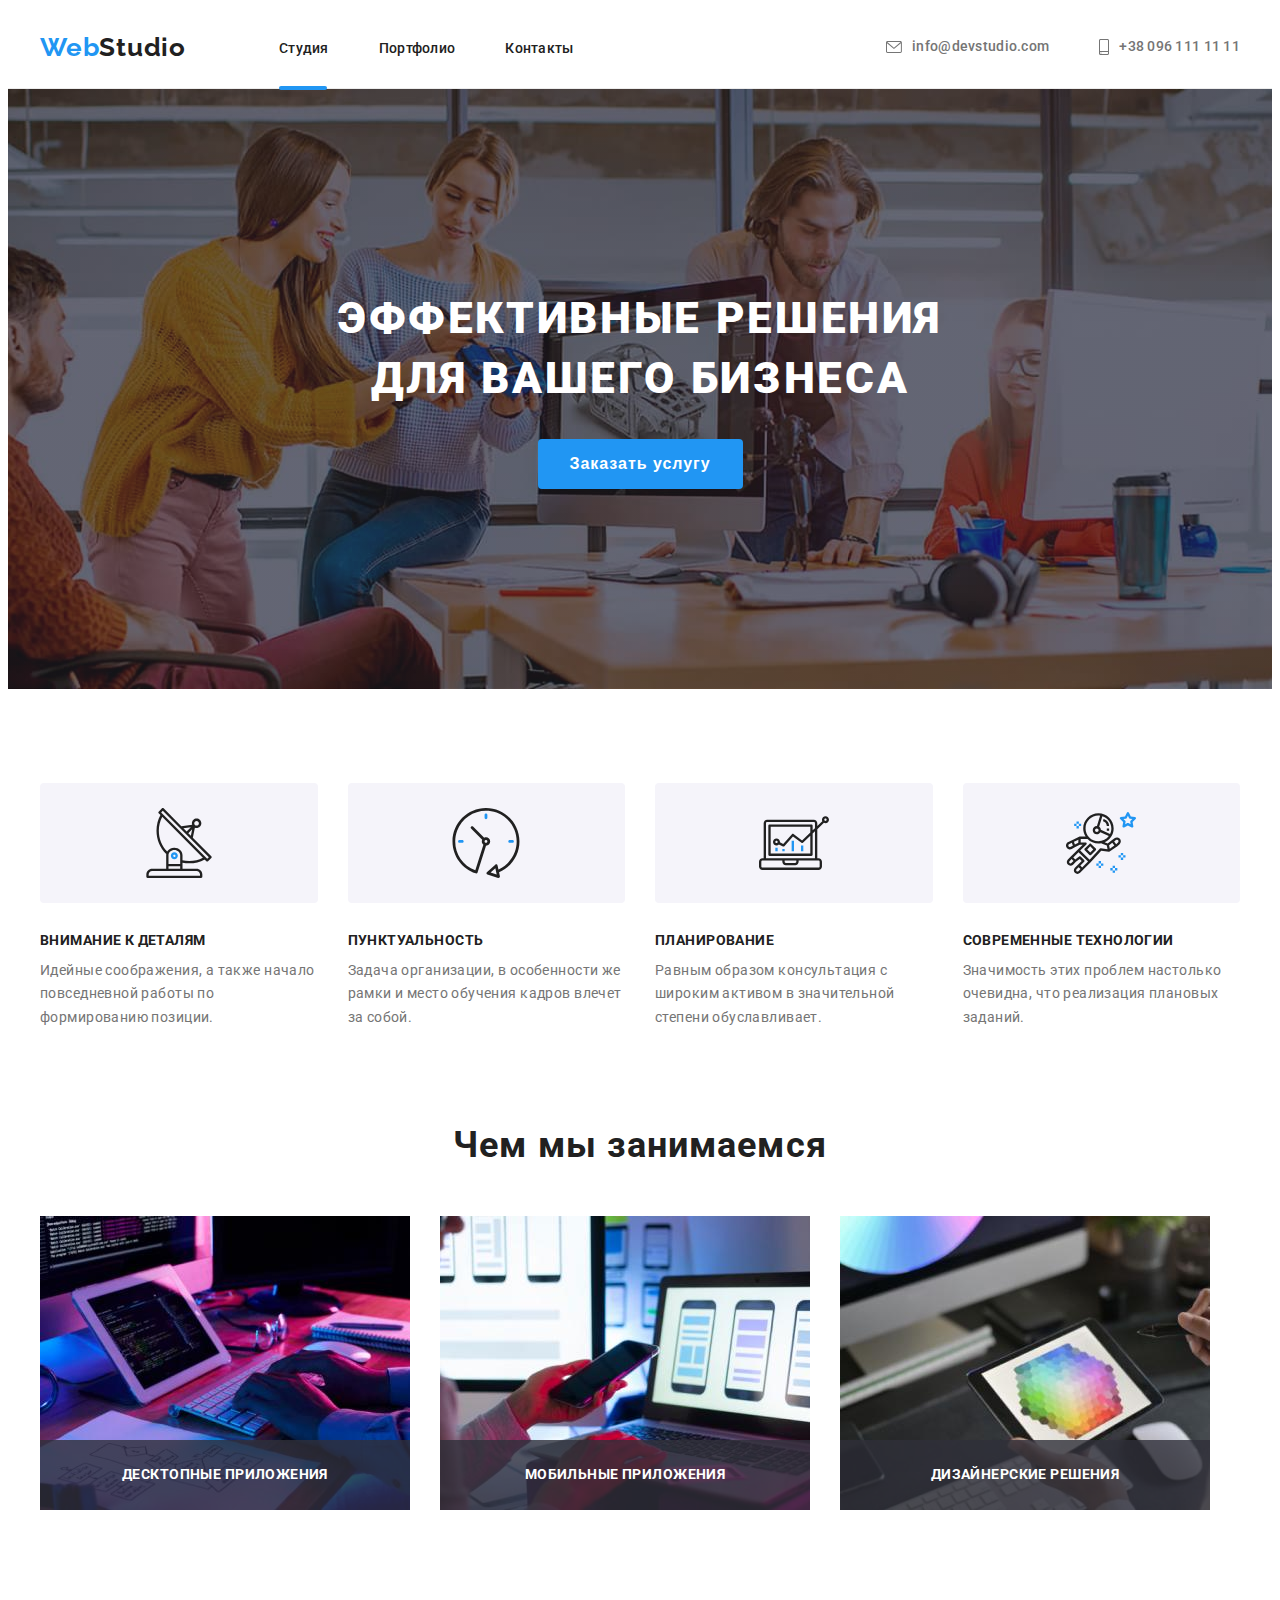
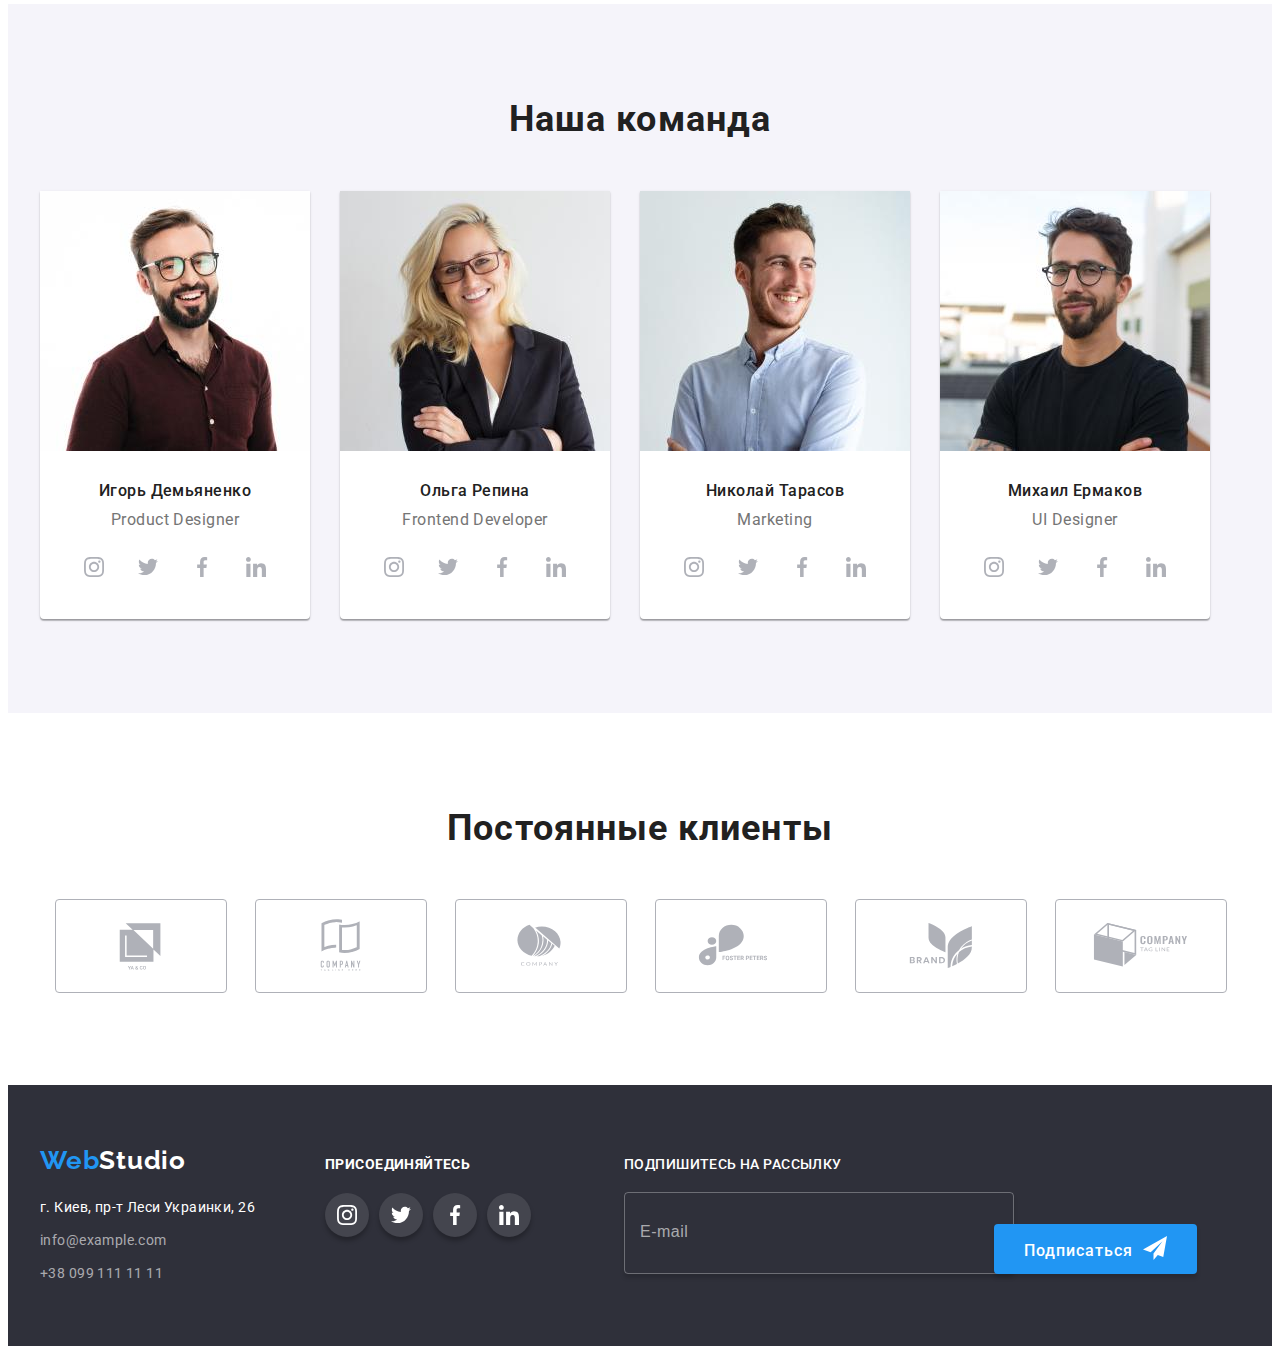
<file: index.html>
<!DOCTYPE html>
<html lang="ru">

<head>
    <meta charset="UTF-8">
    <meta http-equiv="X-UA-Compatible" content="IE=edge">
    <meta name="viewport" content="width=device-width, initial-scale=1.0">
    <title>Studio</title>
    <link rel="preconnect" href="https://fonts.googleapis.com">
    <link rel="preconnect" href="https://fonts.gstatic.com" crossorigin>
    <link href="https://fonts.googleapis.com/css2?family=Raleway:wght@700&family=Roboto:wght@400;500;700;900&display=swap"
        rel="stylesheet">
    <link rel="stylesheet" href="https://cdnjs.cloudflare.com/ajax/libs/modern-normalize/1.1.0/modern-normalize.min.css"
        integrity="sha512-wpPYUAdjBVSE4KJnH1VR1HeZfpl1ub8YT/NKx4PuQ5NmX2tKuGu6U/JRp5y+Y8XG2tV+wKQpNHVUX03MfMFn9Q=="
        crossorigin="anonymous" referrerpolicy="no-referrer" />
    <link rel="stylesheet" href="./css/styles.css">
</head>

<body>
    <!--Heder-->
    <header class="header">
        <div class="container header-container">
            <nav class="header-navigation">
                <a class="link header-logo" href="#">Web<span class="link logo-black">Studio</span> </a>
                <ul class="header-list ">
                    <li class="header-item"><a class="link header-link active-studio color-link" href="./index.html">Студия</a></li>
                    <li class="header-item"><a class="link header-link color-link" href="./portfolio.html">Портфолио</a>
                    </li>
                    <li class="header-item"><a class="link header-link header-link-contacts color-link" href="#">Контакты</a></li>
                </ul>
            </nav>
            <ul class="container-connection">
                <li class="header-item-connection"> 
                <a class="link header-link-connection" href="mailto:info@devstudio.com"> <svg class="header-icon" width="16" height="12">
                    <use href="./images/icons.svg#icon-envelope">
                    </use>
                </svg> info@devstudio.com
                </a>
            </li>
                <li class="header-item-connection">
                    <a class="link header-link-connection" href="tel:+380961111111"> <svg class="header-icon" width="10" height="16">
                        <use href="./images/icons.svg#icon-smartphone">
                        </use>
                    </svg> +38 096 111 11 11
                    </a>
                </li>
            </ul>
        </div>
    </header>
    <main>
        <!--Hero-->
        <section class="hero">
            <div class="hero-container">
                <h1 class="hero-title">Эффективные решения <br> для вашего бизнеса </h1>
                <button class="hero-btn" type="button" data-modal-open>Заказать услугу</button>
            </div>
        </section>
        <!--About-->
        <section class="about section">
            <div class="container">
                <h2 class="visually-hidden">Особенности работы</h2>
                <ul class="about-list">
                    <li class="about-item">
                        <div class="about-figure-container">
                            <svg class="about-figure-icon" width="70" height="70">
                                <use href="./images/icons.svg#icon-antenna"></use>
                            </svg>
                        </div>
                        <h3 class="about-title">Внимание к деталям</h3>
                        <p class="about-text">Идейные соображения, а также начало повседневной работы по формированию
                            позиции.</p>
                    </li>
                    <li class="about-item">
                        <div class="about-figure-container">
                            <svg class="about-figure-icon" width="70" height="70">
                                <use href="./images/icons.svg#icon-clock"></use>
                            </svg>
                        </div>
                        <h3 class="about-title">Пунктуальность</h3>
                        <p class="about-text">Задача организации, в особенности же рамки и место обучения кадров влечет
                            за собой.</p>
                    </li>
                    <li class="about-item">
                        <div class="about-figure-container">
                            <svg class="about-figure-icon" width="70" height="70">
                                <use href="./images/icons.svg#icon-diagram"></use>
                            </svg>
                        </div>
                        <h3 class="about-title">Планирование</h3>
                        <p class="about-text">Равным образом консультация с широким активом в значительной степени
                            обуславливает.</p>
                    </li>
                    <li class="about-item">
                        <div class="about-figure-container">
                            <svg class="about-figure-icon" width="70" height="70">
                                <use href="./images/icons.svg#icon-astronaut"></use>
                            </svg>
                        </div>
                        <h3 class="about-title">Современные технологии</h3>
                        <p class="about-text">Значимость этих проблем настолько очевидна, что реализация плановых
                            заданий.</p>
                    </li>
                </ul>
            </div>
        </section>
        <!--Pictures-->
        <section class="pictures section">
            <div class="container">
                <h2 class="title-section">Чем мы занимаемся</h2>
                <ul class="pictures-list">
                    <li class="pictures-item">
                        <div class="pictures-wrap">
                        <img src="./images/img-about-1.jpg" alt="набор текста на компьютере"
                            width="370" height="294">
                        <p class="pictures-top-text">Десктопные приложения</p>
                        </div>
                        </li>
                    <li class="pictures-item">
                        <div class="pictures-wrap">
                        <img src="./images/img-about-2.jpg" alt="работа на смартфоне и ноутбуке"
                            width="370" height="294">
                            <p class="pictures-top-text"> Мобильные приложения</p>
                        </div>
                        </li>
                    <li class="pictures-item">
                        <div class="pictures-wrap">
                        <img src="./images/img-about-3.jpg" alt="работа на планшете" width="370"
                            height="294">
                            <p class="pictures-top-text">Дизайнерские решения</p>
                        </div>
                        </li>
                </ul>
            </div>
        </section>
        <!--Team-->
        <section class="section team">
            <div class="container team-container">
                <h2 class="title-section">Наша команда</h2>
                <ul class="team-list">
                    <li class="team-item"><img class="team-img" src="./images/img-team-1.jpg"
                            alt="мужчина с бородой в очках улыбается" width="270" height="260">
                        <div class="team-list-container">
                            <h3 class="team-title">Игорь Демьяненко</h3>
                            <p class="team-text" lang="en">Product Designer</p>
                            <ul class="team-social-list">
                                <li class="team-social-item">
                                    <a href="" class="team-social-link"> 
                                        <svg class="team-social-icon" width="20" height="20">
                                            <use href="./images/icons.svg#icon-instagram"></use>
                                    </svg> </a>
                                </li>
                                <li class="team-social-item">
                                <a href="" class="team-social-link">
                                    <svg class="team-social-icon" width="20" height="20">
                                        <use href="./images/icons.svg#icon-twitter"></use>
                                    </svg> </a>
                                </li>
                                <li class="team-social-item">
                                    <a href="" class="team-social-link">
                                        <svg class="team-social-icon" width="20" height="20">
                                            <use href="./images/icons.svg#icon-facebook"></use>
                                        </svg> </a>
                                </li>
                                <li class="team-social-item">
                                    <a href="" class="team-social-link">
                                        <svg class="team-social-icon" width="20" height="20">
                                            <use href="./images/icons.svg#icon-linkedin"></use>
                                        </svg> </a>
                                </li>
                            </ul>
                        </div>
                    </li>
                    <li class="team-item"><img class="team-img" src="./images/img-team-2.jpg"
                            alt="женщина с белыми волосами в очках улыбается" width="270" height="260">
                        <div class="team-list-container">
                            <h3 class="team-title">Ольга Репина</h3>
                            <p class="team-text" lang="en">Frontend Developer</p>
                            <ul class="team-social-list">
                                <li class="team-social-item">
                                    <a href="" class="team-social-link">
                                        <svg class="team-social-icon" width="20" height="20">
                                            <use href="./images/icons.svg#icon-instagram"></use>
                                        </svg> </a>
                                </li>
                                <li class="team-social-item">
                                    <a href="" class="team-social-link">
                                        <svg class="team-social-icon" width="20" height="20">
                                            <use href="./images/icons.svg#icon-twitter"></use>
                                        </svg> </a>
                                </li>
                                <li class="team-social-item">
                                    <a href="" class="team-social-link">
                                        <svg class="team-social-icon" width="20" height="20">
                                            <use href="./images/icons.svg#icon-facebook"></use>
                                        </svg> </a>
                                </li>
                                <li class="team-social-item">
                                    <a href="" class="team-social-link">
                                        <svg class="team-social-icon" width="20" height="20">
                                            <use href="./images/icons.svg#icon-linkedin"></use>
                                        </svg> </a>
                                </li>
                            </ul>
                        </div>
                    </li>
                    <li class="team-item"><img class="team-img" src="./images/img-team-3.jpg"
                            alt="мужчина с бородой улыбается" width="270" height="260">
                        <div class="team-list-container">
                            <h3 class="team-title">Николай Тарасов</h3>
                            <p class="team-text" lang="en">Marketing</p>
                            <ul class="team-social-list">
                                <li class="team-social-item">
                                    <a href="" class="team-social-link">
                                        <svg class="team-social-icon" width="20" height="20">
                                            <use href="./images/icons.svg#icon-instagram"></use>
                                        </svg> </a>
                                </li>
                                <li class="team-social-item">
                                    <a href="" class="team-social-link">
                                        <svg class="team-social-icon" width="20" height="20">
                                            <use href="./images/icons.svg#icon-twitter"></use>
                                        </svg> </a>
                                </li>
                                <li class="team-social-item">
                                    <a href="" class="team-social-link">
                                        <svg class="team-social-icon" width="20" height="20">
                                            <use href="./images/icons.svg#icon-facebook"></use>
                                        </svg> </a>
                                </li>
                                <li class="team-social-item">
                                    <a href="" class="team-social-link">
                                        <svg class="team-social-icon" width="20" height="20">
                                            <use href="./images/icons.svg#icon-linkedin"></use>
                                        </svg> </a>
                                </li>
                            </ul>
                        </div>
                    </li>
                    <li class="team-item"><img class="team-img" src="./images/img-team-4.jpg"
                            alt="мужчина с бородой в очках" width="270" height="260">
                        <div class="team-list-container">
                            <h3 class="team-title">Михаил Ермаков</h3>
                            <p class="team-text" lang="en">UI Designer</p>
                            <ul class="team-social-list">
                                <li class="team-social-item">
                                    <a href="" class="team-social-link">
                                        <svg class="team-social-icon" width="20" height="20">
                                            <use href="./images/icons.svg#icon-instagram"></use>
                                        </svg> </a>
                                </li>
                                <li class="team-social-item">
                                    <a href="" class="team-social-link">
                                        <svg class="team-social-icon" width="20" height="20">
                                            <use href="./images/icons.svg#icon-twitter"></use>
                                        </svg> </a>
                                </li>
                                <li class="team-social-item">
                                    <a href="" class="team-social-link">
                                        <svg class="team-social-icon" width="20" height="20">
                                            <use href="./images/icons.svg#icon-facebook"></use>
                                        </svg> </a>
                                </li>
                                <li class="team-social-item">
                                    <a href="" class="team-social-link">
                                        <svg class="team-social-icon" width="20" height="20">
                                            <use href="./images/icons.svg#icon-linkedin"></use>
                                        </svg> </a>
                                </li>
                            </ul>
                        </div>
                    </li>
                </ul>
            </div>
        </section>
        <!--Clients-->
        <section class="section clients">
            <div class="container clients-container">
                <h2 class="title-section">Постоянные клиенты</h2>
                <ul class="clients-list">
                    <li class="clients-item">
                        <a href="" class="clients-link">
                            <svg class="clients-icon" width="106" height="60">
                                <use href="./images/icons.svg#icon-Logo"></use>
                            </svg> 
                        </a>
                    </li>
                    <li class="clients-item">
                        <a href="" class="clients-link">
                            <svg class="clients-icon" width="106" height="60">
                                <use href="./images/icons.svg#icon-Logo-1"></use>
                            </svg>
                        </a>
                    </li>
                    <li class="clients-item">
                        <a href="" class="clients-link">
                            <svg class="clients-icon" width="106" height="60">
                                <use href="./images/icons.svg#icon-Logo-2"></use>
                            </svg>
                        </a>
                    </li>
                    <li class="clients-item">
                        <a href="" class="clients-link">
                            <svg class="clients-icon" width="106" height="60">
                                <use href="./images/icons.svg#icon-Logo-3"></use>
                            </svg>
                        </a>
                    </li>
                    <li class="clients-item">
                        <a href="" class="clients-link">
                            <svg class="clients-icon" width="106" height="60">
                                <use href="./images/icons.svg#icon-Logo-4"></use>
                            </svg>
                        </a>
                    </li>
                    <li class="clients-item">
                        <a href="" class="clients-link">
                            <svg class="clients-icon" width="106" height="60">
                                <use href="./images/icons.svg#icon-Logo-5"></use>
                            </svg>
                        </a>
                    </li>
                                
                </ul>
            </div>
        </section>
    </main>
    <!--Footer-->
    <footer class="footer">
        <div class="container footer-container">
            <div class="footer-contacts">
            <a class="link footer-logo" href="#">Web<span class="link logo-white">Studio</span></a>
            <address>
                <ul class="footer-list">
                    <li class="footer-item"> <a class="footer-address link" href="https://goo.gl/maps/AKUyDyYheWw1DLar9"
                            target="_blank" rel="noreferrer noopener">г. Киев, пр-т Леси Украинки, 26</a> 
                        </li>
                    <li class="footer-item"> <a class="footer-connection link"
                            href="mailto:info@example.com">info@example.com</a> 
                        </li>
                    <li class="footer-item"> <a class="footer-connection link" href="tel:+380991111111">+38 099 111 11 11</a> 
                    </li>
                </ul>
            </address>
            </div>
                <div class="footer-social">
                    <h3 class="footer-title">присоединяйтесь
                    </h3>
                    <ul class="team-social-list">
                        <li class="team-social-item">
                            <a href="" class="team-social-link footer-social-link">
                                <svg class="team-social-icon footer-social-icon" width="20" height="20">
                                    <use href="./images/icons.svg#icon-instagram"></use>
                                </svg> </a>
                        </li>
                        <li class="team-social-item">
                            <a href="" class="team-social-link footer-social-link">
                                <svg class="team-social-icon footer-social-icon" width="20" height="20">
                                    <use href="./images/icons.svg#icon-twitter"></use>
                                </svg> </a>
                        </li>
                        <li class="team-social-item">
                            <a href="" class="team-social-link footer-social-link" >
                                <svg class="team-social-icon footer-social-icon" width="20" height="20">
                                    <use href="./images/icons.svg#icon-facebook"></use>
                                </svg> </a>
                        </li>
                        <li class="team-social-item">
                            <a href="" class="team-social-link footer-social-link">
                                <svg class="team-social-icon footer-social-icon" width="20" height="20">
                                    <use href="./images/icons.svg#icon-linkedin"></use>
                                </svg> </a>
                        </li>
                    </ul>
                </div>
                <div class="footer-form-container">
                    <form action="#" class="footer-form">
                        <div class="footer-box">
                            <label class="footer-form-text" for="email">Подпишитесь на рассылку</label>
                            <input class="footer-form-input" type="email" name="user-mail" id="email" placeholder="E-mail">
                        </div>
                        <button class="footer-form-btn button" type="submit">Подписаться
                            <svg class="footer-form-icon" width="24" height="24">
                                <use href="./images/icons.svg#icon-icon-send"></use>
                            </svg>
                        </button>
                    </form>
                </div>
        </div>
    </footer>
    <!--Modal-->
    <div class="backdrop is-hidden" data-modal>
        <div class="modal">
            <button type="button" class="modal-close" data-modal-close> 
                <svg class="modal-close-icon" width="18" height="18">  
                    <use href="./images/icons.svg#icon-close"></use></svg>
            </button>
            <p class="modal-title">Оставьте свои данные, мы вам перезвоним</p>
            <form action="#" class="modal-form">
                <label class="modal-form-labl">Имя
                    <span class="modal-form-item">
                        <input type="text" required name="user-name" class="modal-form-input"/>
                        <svg class="modal-icon" width="18" height="18">
                        <use href="./images/icons.svg#icon-person-black-18dp-1"></use></svg>
                    </span>
                </label>
                <label class="modal-form-labl">Телефон
                    <span class="modal-form-item">
                        <input type="tel" name="user-tel" required class="modal-form-input"/>
                        <svg class="modal-icon" width="18" height="18">
                        <use href="./images/icons.svg#icon-phone-black-18dp-1"></use></svg>
                    </span>
                </label>
                <label class="modal-form-labl">Почта
                    <span class="modal-form-item">
                        <input type="email" name="user-email" required class="modal-form-input"/>
                        <svg class="modal-icon" width="18" height="18">
                        <use href="./images/icons.svg#icon-email-black-18dp-1"></use>
                        </svg>
                    </span>
                </label>
                <label class="modal-form-labl">Комментарий
                    <textarea name="text" class="modal-form-text" placeholder="Введите текст"></textarea>
                </label>
                <div>
                    <input type="checkbox" name="policy" class="modal-check visually-hidden" id="policy"/>
                    <label for="policy" class="modal-text">
                    <span class="check-item"><svg class="check-icon" width="11" height="8"><use href="./images/icons.svg#icon-Vector"></use></svg></span> Соглашаюсь с рассылкой и принимаю &nbsp;<a href="" class="check-link">Условия договора</a>
                    </label>
                </div>
                <button type="submit" class="modal-btn">Отправить</button>
            </form>
        </div>
    </div>
    <script src="./js/modal.js"></script>
</body>
</html>
</file>
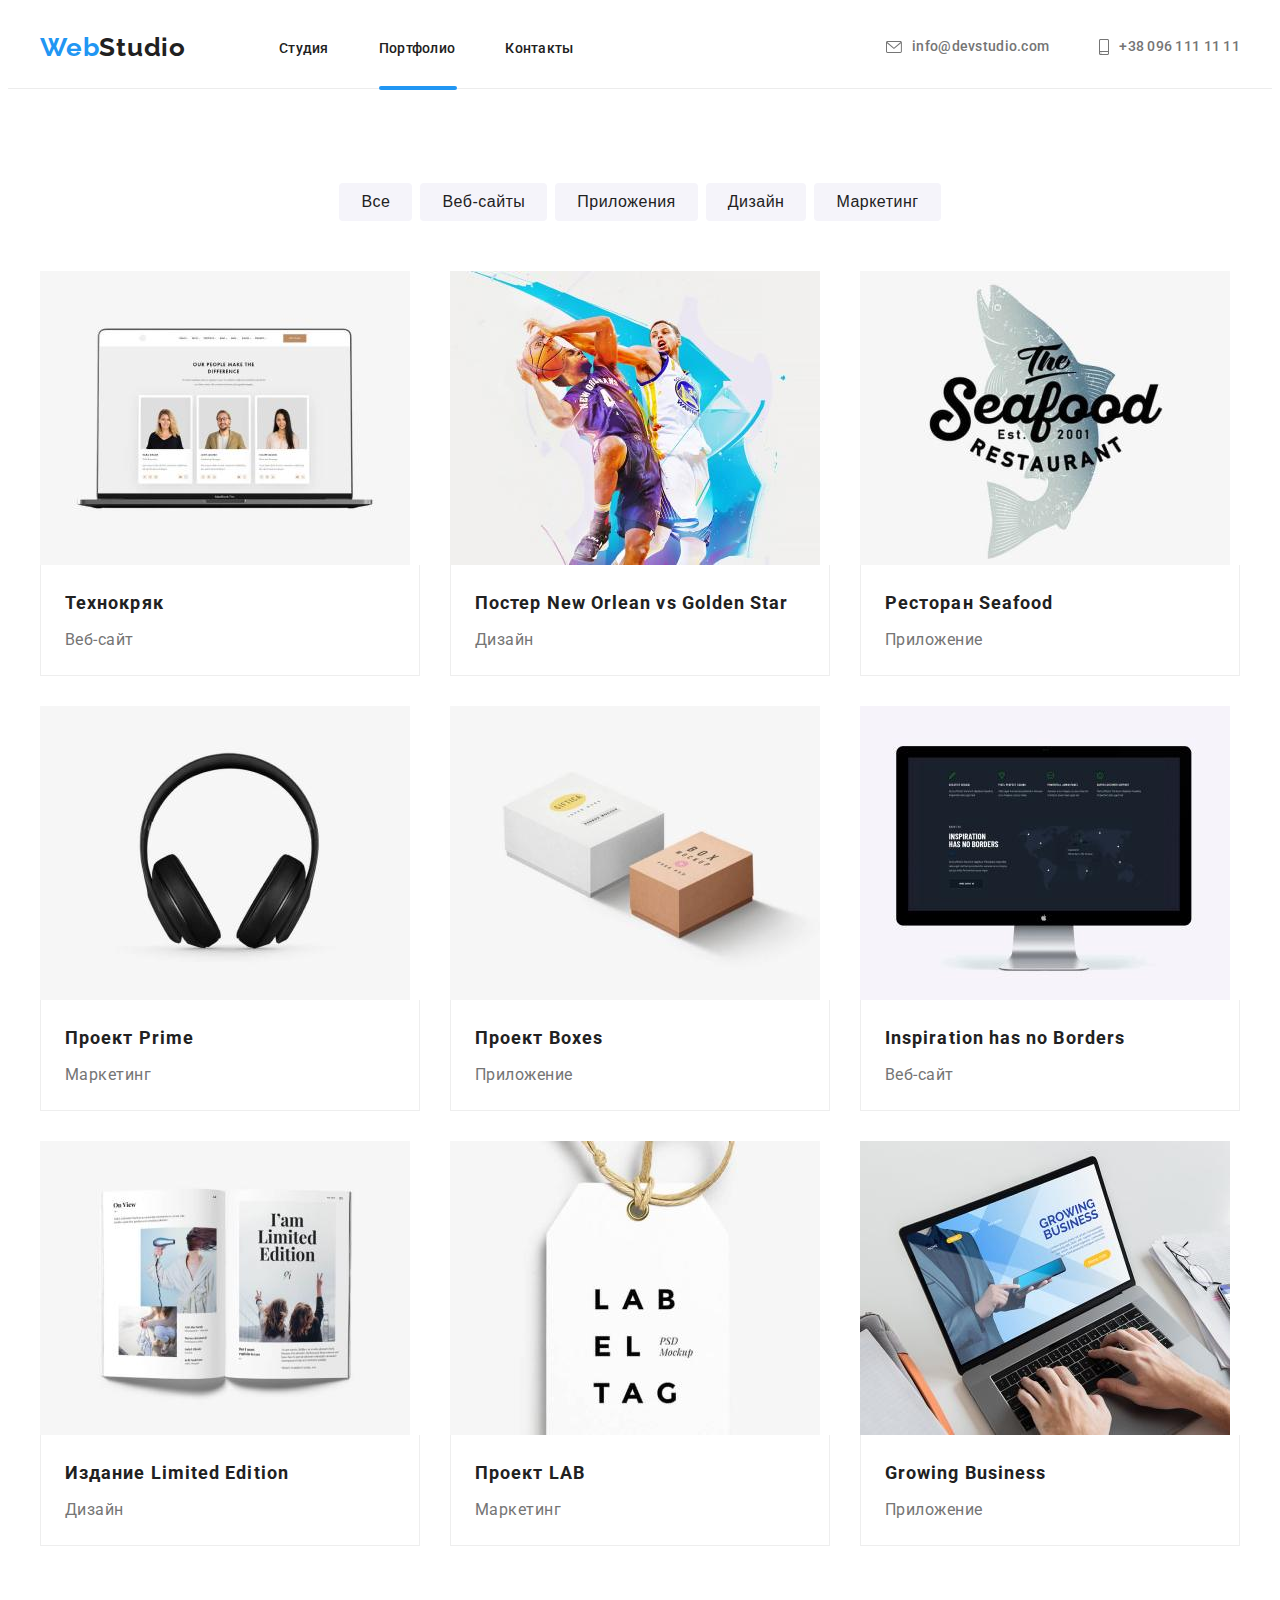
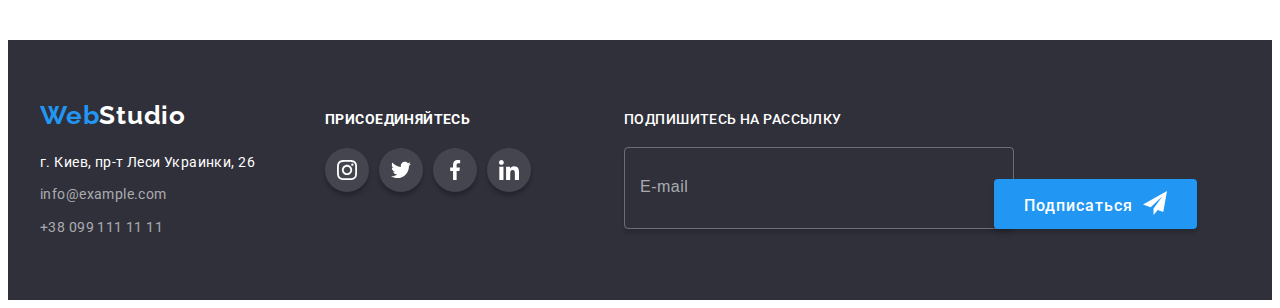
<file: portfolio.html>
<!DOCTYPE html>
<html lang="ru">

<head>
    <meta charset="UTF-8">
    <meta http-equiv="X-UA-Compatible" content="IE=edge">
    <meta name="viewport" content="width=device-width, initial-scale=1.0">
    <title>Portfolio</title>
    <link rel="preconnect" href="https://fonts.googleapis.com">
    <link rel="preconnect" href="https://fonts.gstatic.com" crossorigin>
    <link
        href="https://fonts.googleapis.com/css2?family=Raleway:wght@700&family=Roboto:wght@400;500;700;900&display=swap"
        rel="stylesheet">
    <link rel="stylesheet" href="https://cdnjs.cloudflare.com/ajax/libs/modern-normalize/1.1.0/modern-normalize.min.css"
        integrity="sha512-wpPYUAdjBVSE4KJnH1VR1HeZfpl1ub8YT/NKx4PuQ5NmX2tKuGu6U/JRp5y+Y8XG2tV+wKQpNHVUX03MfMFn9Q=="
        crossorigin="anonymous" referrerpolicy="no-referrer" />
    <link rel="stylesheet" href="./css/styles.css">
</head>

<body> 
    <!--Heder-->
        <header class="header">
            <div class="container header-container">
                <nav class="header-navigation">
                    <a class="link header-logo" href="#">Web<span class="link logo-black">Studio</span> </a>
                    <ul class="header-list ">
                        <li class="header-item"><a class="link header-link color-link" href="./index.html">Студия</a></li>
                        <li class="header-item"><a class="link header-link active-portfolio  color-link" href="./portfolio.html">Портфолио</a>
                        </li>
                        <li class="header-item"><a class="link header-link color-link" href="#">Контакты</a></li>
                    </ul>
                </nav>
                <ul class="container-connection">
                    <li class="header-item-connection">
                        <a class="link header-link-connection" href="mailto:info@devstudio.com"> <svg class="header-icon"
                                width="16" height="12">
                                <use href="./images/icons.svg#icon-envelope">
                                </use>
                            </svg> info@devstudio.com
                        </a>
                    </li>
                    <li class="header-item-connection">
    
    
    
                        <a class="link header-link-connection" href="tel:+380961111111"> <svg class="header-icon" width="10"
                                height="16">
                                <use href="./images/icons.svg#icon-smartphone">
                                </use>
                            </svg> +38 096 111 11 11
                        </a>
                    </li>
                </ul>
            </div>
        </header>
    <main>
        <!--Portfolio-->
        <section class="section">
            <div class="container">
                <h1 class="visually-hidden">Портфолио</h1>
                <ul class="filter-list">
                    <li class="filter-item"> <button class="filter-btn" type="button"> Все </button> </li>
                    <li class="filter-item"> <button class="filter-btn" type="button">Веб-сайты</button> </li>
                    <li class="filter-item"> <button class="filter-btn" type="button">Приложения</button> </li>
                    <li class="filter-item"> <button class="filter-btn" type="button">Дизайн</button> </li>
                    <li class="filter-item"> <button class="filter-btn" type="button">Маркетинг</button></li>
                </ul>
                <ul class="portfolio-list">
                    <li class="portfolio-item">
                        <a href="" class="link portfolio-link">
                            <div class="portfolio-wrap">
                                <img class="portfolio-img" src="./images/img-gallery-1.jpg"
                                alt="люди в экране ноутбука" width="370" height="294">
                                <p class="portfolio-top-text">Технокряк это современная площадка распространения коронавируса. Компании используют эту платформу для цифрового
                                шпионажа и атак на защищённые сервера конкурентов.</p>
                            </div>
                            <div class="container-border">
                                <h2 class="portfolio-title">Технокряк</h2>
                                <p class="portfolio-text">Веб-сайт</p>
                            </div>
                        </a>
                    </li>
                    <li class="portfolio-item">
                        <a href="" class="link portfolio-link">
                            <div class="portfolio-wrap">
                            <img class="portfolio-img" src="./images/img-gallery-2.jpg"
                            alt="два баскетболиста" width="370" height="294">
                            <p class="portfolio-top-text">Технокряк это современная площадка распространения коронавируса. Компании используют эту
                                платформу для цифрового
                                шпионажа и атак на защищённые сервера конкурентов.</p>
                            </div>
                            <div class="container-border">
                            <h2 class="portfolio-title">Постер New Orlean vs Golden Star</h2>
                            <p class="portfolio-text">Дизайн</p>
                        </div>
                        </a>
                    </li>
                    <li class="portfolio-item">
                        <a href="" class="link portfolio-link">
                        <div class="portfolio-wrap">
                            <img class="portfolio-img" src="./images/img-gallery-3.jpg"
                            alt="логотип ресторана" width="370" height="294">
                            <p class="portfolio-top-text">Технокряк это современная площадка распространения коронавируса. Компании используют эту
                                платформу для цифрового
                                шпионажа и атак на защищённые сервера конкурентов.</p>
                                </div>
                        <div class="container-border">
                            <h2 class="portfolio-title">Ресторан Seafood</h2>
                            <p class="portfolio-text">Приложение</p>
                        </div>
                        </a>
                    </li>
                    <li class="portfolio-item">
                        <a href="" class="link portfolio-link">
                        <div class="portfolio-wrap">
                            <img class="portfolio-img" src="./images/img-gallery-4.jpg"
                            alt="наушники" width="370" height="294">
                            <p class="portfolio-top-text">Технокряк это современная площадка распространения коронавируса. Компании используют эту
                                платформу для цифрового
                                шпионажа и атак на защищённые сервера конкурентов.</p>
                            </div>
                        <div class="container-border">
                            <h2 class="portfolio-title">Проект Prime</h2>
                            <p class="portfolio-text">Маркетинг</p>
                        </div>
                        </a>
                    </li>
                    <li class="portfolio-item">
                        <a href="" class="link portfolio-link">
                        <div class="portfolio-wrap">
                            <img class="portfolio-img" src="./images/img-gallery-5.jpg"
                            alt="две коробки" width="370" height="294">
                            <p class="portfolio-top-text">Технокряк это современная площадка распространения коронавируса. Компании используют эту
                                платформу для цифрового
                                шпионажа и атак на защищённые сервера конкурентов.</p>
                            </div>
                        <div class="container-border">
                            <h2 class="portfolio-title">Проект Boxes</h2>
                            <p class="portfolio-text">Приложение</p>
                        </div>
                        </a>
                    </li>
                    <li class="portfolio-item">
                        <a href="" class="link portfolio-link">
                        <div class="portfolio-wrap">
                            <img class="portfolio-img" src="./images/img-gallery-6.jpg"
                            alt="монитор макбука" width="370" height="294">
                            <p class="portfolio-top-text">Технокряк это современная площадка распространения коронавируса. Компании используют эту
                                платформу для цифрового
                                шпионажа и атак на защищённые сервера конкурентов.</p>
                            </div>
                        <div class="container-border">
                            <h2 class="portfolio-title">Inspiration has no Borders</h2>
                            <p class="portfolio-text">Веб-сайт</p>
                        </div>
                        </a>
                    </li>
                    <li class="portfolio-item">
                        <a href="" class="link portfolio-link">
                        <div class="portfolio-wrap">
                            <img class="portfolio-img" src="./images/img-gallery-7.jpg"
                            alt="открытый журнал" width="370" height="294">
                            <p class="portfolio-top-text">Технокряк это современная площадка распространения коронавируса. Компании используют эту
                                платформу для цифрового
                                шпионажа и атак на защищённые сервера конкурентов.</p>
                            </div>
                        <div class="container-border">
                            <h2 class="portfolio-title">Издание Limited Edition</h2>
                            <p class="portfolio-text">Дизайн</p>
                        </div>
                        </a>
                    </li>
                    <li class="portfolio-item">
                        <a href="" class="link portfolio-link">
                        <div class="portfolio-wrap">
                            <img class="portfolio-img" src="./images/img-gallery-8.jpg"
                            alt="карточка" width="370" height="294">
                            <p class="portfolio-top-text">Технокряк это современная площадка распространения коронавируса. Компании используют эту
                                платформу для цифрового
                                шпионажа и атак на защищённые сервера конкурентов.</p>
                            </div>
                        <div class="container-border">
                            <h2 class="portfolio-title">Проект LAB</h2>
                            <p class="portfolio-text">Маркетинг</p>
                        </div>
                        </a>
                    </li>
                    <li class="portfolio-item">
                        <a href="" class="link portfolio-link">
                        <div class="portfolio-wrap">
                            <img class="portfolio-img" src="./images/img-gallery-9.jpg"
                            alt="работа на ноутбуке" width="370" height="294">
                            <p class="portfolio-top-text">Технокряк это современная площадка распространения коронавируса. Компании используют эту
                                платформу для цифрового
                                шпионажа и атак на защищённые сервера конкурентов.</p>
                            </div>
                        <div class="container-border">
                            <h2 class="portfolio-title">Growing Business</h2>
                            <p class="portfolio-text">Приложение</p>
                        </div>
                        </a>
                    </li>
                </ul>
            </div>
        </section>
    </main>
    <!--Footer-->
    <footer class="footer">
        <div class="container footer-container">
            <div class="footer-contacts">
            <a class="link footer-logo" href="#">Web<span class="link logo-white">Studio</span></a>
            <address>
                <ul class="footer-list">
                    <li class="footer-item"> <a class="footer-address link" href="https://goo.gl/maps/AKUyDyYheWw1DLar9"
                            target="_blank" rel="noreferrer noopener">г. Киев, пр-т Леси Украинки, 26</a> 
                        </li>
                    <li class="footer-item"> <a class="footer-connection link"
                            href="mailto:info@example.com">info@example.com</a> 
                        </li>
                    <li class="footer-item"> <a class="footer-connection link" href="tel:+380991111111">+38 099 111 11 11</a> 
                    </li>
                </ul>
            </address>
            </div>
                <div class="footer-social">
                    <h3 class="footer-title">присоединяйтесь
                    </h3>
                    <ul class="team-social-list">
                        <li class="team-social-item">
                            <a href="" class="team-social-link footer-social-link">
                                <svg class="team-social-icon footer-social-icon" width="20" height="20">
                                    <use href="./images/icons.svg#icon-instagram"></use>
                                </svg> </a>
                        </li>
                        <li class="team-social-item">
                            <a href="" class="team-social-link footer-social-link">
                                <svg class="team-social-icon footer-social-icon" width="20" height="20">
                                    <use href="./images/icons.svg#icon-twitter"></use>
                                </svg> </a>
                        </li>
                        <li class="team-social-item">
                            <a href="" class="team-social-link footer-social-link" >
                                <svg class="team-social-icon footer-social-icon" width="20" height="20">
                                    <use href="./images/icons.svg#icon-facebook"></use>
                                </svg> </a>
                        </li>
                        <li class="team-social-item">
                            <a href="" class="team-social-link footer-social-link">
                                <svg class="team-social-icon footer-social-icon" width="20" height="20">
                                    <use href="./images/icons.svg#icon-linkedin"></use>
                                </svg> </a>
                        </li>
                    </ul>

                </div>
                <div class="footer-form-container">
                    <form action="#" class="footer-form">
                        <div class="footer-box">
                            <label class="footer-form-text" for="email">Подпишитесь на рассылку</label>
                            <input class="footer-form-input" type="email" name="user-mail" id="email" placeholder="E-mail">
                        </div>
                        <button class="footer-form-btn button" type="submit">Подписаться
                            <svg class="footer-form-icon" width="24" height="24">
                                <use href="./images/icons.svg#icon-icon-send"></use>
                            </svg>
                        </button>
                    </form>
                </div>
        </div>
    </footer>
</body>

</html>
</file>
<file: css/styles.css>
:root {
  --header-link-color: #212121;
  --header-address-color: #757575;
  --main-color: #ffff;
  --title-color: #212121;
  --text-color: #757575;
  --accent-color: #2196f3;
  --footer-color: #ffff;
  --footer-connection-color: rgba(255, 255, 255, 0.6);
  --btn-color: #212121;
  --icon-color: #ffffff;
}

h1,
h2,
h3,
h4,
h5 {
  margin: 0;
  padding: 0;
}
p {
  margin: 0;
  padding: 0;
}
ul {
  margin: 0;
  padding: 0;
  list-style: none;
}
img {
  max-width: 100%;
  height: auto;
  display: block;
}

body {
  font-family: "Roboto", sans-serif;
}
.link {
  text-decoration: none;
}

.container {
  width: 1200px;
  margin: 0px auto;
  padding-left: 15px;
  padding-right: 15px;
}
.section {
  padding-bottom: 94px;
  padding-top: 94px;
}

/*                       HEADER                    */
.header {
  border-bottom: 1px solid #ececec;
  padding-top: 24px;
  padding-bottom: 25px;
}
.header-container {
  display: flex;
}
.header-logo {
  margin-right: 93px;
  align-items: center;
  font-family: Raleway;
  font-weight: 700;
  font-size: 26px;
  line-height: 1.19;
  letter-spacing: 0.03em;
  color: var(--accent-color);
}
.header-list :not(:last-child) {
  margin-right: 50px;
}
.header-list {
  display: flex;
  align-items: center;
}

.header-navigation {
  display: flex;
  align-items: center;
}
.header-item-connection:not(:last-child) {
  margin-right: 50px;
}
.container-connection {
  margin-left: auto;
  display: flex;
  align-items: center;
}
.logo-black {
  color: var(--header-link-color);
}
.header-link {
  transition: color 250ms cubic-bezier(0.4, 0, 0.2, 1);
  font-weight: 500;
  font-size: 14px;
  line-height: 1.14;
  letter-spacing: 0.02em;
  color: var(--header-link-color);
}
.active-studio {
  position: relative;
}
.active-studio::after {
  content: "";
  position: absolute;
  display: block;
  width: 48px;
  height: 4px;
  bottom: -34px;
  background: #2196f3;
  border-radius: 2px;
}
.active-portfolio {
  position: relative;
}
.active-portfolio::after {
  content: "";
  position: absolute;
  display: block;
  width: 78px;
  height: 4px;
  bottom: -34px;
  background: #2196f3;
  border-radius: 2px;
}

.header-link:hover {
  color: var(--accent-color);
}
.header-link:focus {
  color: var(--accent-color);
}
.header-link-connection {
  transition: color 250ms cubic-bezier(0.4, 0, 0.2, 1);
  display: flex;
  align-items: center;
  font-weight: 500;
  font-size: 14px;
  line-height: 1.14;
  letter-spacing: 0.02em;
  color: var(--header-address-color);
}

.header-link-connection:hover,
.header-link-connection:focus {
  color: var(--accent-color);
}

.header-link-connection:hover .header-icon,
.header-link-connection:focus .header-icon {
  fill: var(--accent-color);
}

.header-icon {
  fill: #757575;
  margin-right: 10px;
  transition: color 250ms cubic-bezier(0.4, 0, 0.2, 1);
}

/*                             HERO                 */

.hero {
  padding: 200px 0px;
  background-color: #2f303a;
  background-image: linear-gradient(
      rgba(47, 48, 58, 0.4),
      rgba(47, 48, 58, 0.4)
    ),
    url(../images/hero-fon.jpg);
  background-repeat: no-repeat;
  background-position: center;
  background-size: cover;
  max-width: 1600px;
  margin-left: auto;
  margin-right: auto;
}

.hero-title {
  display: flex;
  align-items: center;
  justify-content: center;
  margin-bottom: 30px;
  font-weight: 900;
  font-size: 44px;
  line-height: 1.36;
  text-align: center;
  letter-spacing: 0.06em;
  text-transform: uppercase;
  color: var(--main-color);
}
.hero-btn {
  display: block;
  margin: 0 auto;
  font-weight: 700;
  font-size: 16px;
  line-height: 1.87;
  letter-spacing: 0.06em;
  color: var(--main-color);
  background-color: #2196f3;
  cursor: pointer;
  min-width: 200px;
  height: 50px;
  left: 700px;
  top: 430px;
  padding: 10px 32px;
  border-radius: 4px;
  border: transparent;
}

/*                              ABOUT                  */

.about-list {
  display: flex;
  flex-wrap: wrap;
  margin-left: -30px;
  margin-bottom: -30px;
}
.about-item {
  flex-basis: calc((100% - 4 * 30px) / 4);
  margin-left: 30px;
  margin-bottom: 30px;
}

.about-title {
  font-weight: 700;
  font-size: 14px;
  line-height: 1.14;
  letter-spacing: 0.03em;
  text-transform: uppercase;
  color: var(--title-color);
}
.about-text {
  margin-top: 10px;
  font-size: 14px;
  line-height: 1.71;
  letter-spacing: 0.03em;
  color: var(--text-color);
}
.about-figure-container {
  height: 120px;
  background: #f5f4fa;
  border-radius: 4px;
  display: flex;
  align-items: center;
  justify-content: center;
  margin-bottom: 30px;
}
.about-figure-icon {
  display: flex;
  align-items: center;
}

/*                              PICTURES                          */

.pictures {
  padding-top: 0;
}
.pictures-list {
  display: flex;
}

.pictures-item:not(:last-child) {
  margin-right: 30px;
}
.pictures-wrap {
  position: relative;
}
.pictures-top-text {
  position: absolute;
  bottom: 0;
  height: 70px;
  display: flex;
  justify-content: center;
  align-items: center;
  width: 100%;
  font-weight: 700;
  font-size: 14px;
  line-height: 1.14;
  letter-spacing: 0.03em;
  text-transform: uppercase;
  color: var(--icon-color);

  background: rgba(47, 48, 58, 0.8);
}

/*                                  TEAM                         */
.team {
  background-color: #f5f4fa;
}
.title-section {
  font-weight: 700;
  font-size: 36px;
  line-height: 1.17;
  text-align: center;
  letter-spacing: 0.03em;
  color: var(--title-color);
  margin-bottom: 50px;
}

.team-list {
  display: flex;
}
.team-item:not(:last-child) {
  margin-right: 30px;
}
.team-item {
  background-color: #ffffff;
  border-radius: 0px 0px 4px 4px;
  box-shadow: 0px 1px 3px rgba(0, 0, 0, 0.12), 0px 1px 1px rgba(0, 0, 0, 0.14),
    0px 2px 1px rgba(0, 0, 0, 0.2);
}
.team-list-container {
  padding-top: 30px;
  padding-bottom: 30px;
}
.team-title {
  margin-bottom: 10px;
  text-align: center;
  font-weight: 500;
  font-size: 16px;
  line-height: 1.19;
  letter-spacing: 0.03em;
  color: var(--title-color);
}

.team-text {
  font-size: 16px;
  line-height: 1.19;
  letter-spacing: 0.03em;
  color: var(--text-color);
  margin-bottom: 16px;
  text-align: center;
}
.team-social-list {
  display: flex;
  justify-content: center;
}
.team-social-item {
  width: 44px;
  height: 44px;
}
.team-social-item + .team-social-item {
  margin-left: 10px;
}
.team-social-link {
  transition: background-color 250ms cubic-bezier(0.4, 0, 0.2, 1),
    color 250ms cubic-bezier(0.4, 0, 0.2, 1);
  width: 100%;
  height: 100%;
  background-color: #ffffff;
  border-radius: 50%;
  display: flex;
  align-items: center;
  justify-content: center;
}
.team-social-link:focus,
.team-social-link:hover {
  background-color: var(--accent-color);
}
.team-social-link:focus .team-social-icon,
.team-social-link:hover .team-social-icon {
  fill: var(--icon-color);
}

.team-social-link:focus {
  color: var(--accent-color);
}
.team-social-link:hover {
  color: var(--accent-color);
}
.team-social-icon {
  fill: #afb1b8;
  transition: fill 250ms cubic-bezier(0.4, 0, 0.2, 1);
}

/*                               Clients                 */
.clients-list {
  display: flex;
  justify-content: center;
}

.clients-item {
  width: 170px;
  height: 92px;
}
.clients-item + .clients-item {
  margin-left: 30px;
}
.clients-link {
  transition: border 250ms cubic-bezier(0.4, 0, 0.2, 1);
  width: 100%;
  height: 100%;
  border: 1px solid #afb1b8;
  border-radius: 4px;
  display: flex;
  align-items: center;
  justify-content: center;
}
.clients-link:hover,
.clients-link:focus {
  border: 1px solid rgba(33, 150, 243, 1);
}

.clients-link:hover .clients-icon,
.clients-link:focus .clients-icon {
  fill: var(--accent-color);
}

.clients-icon {
  transition: fill 250ms cubic-bezier(0.4, 0, 0.2, 1);
  fill: #afb1b8;
}

/*                                FOOTER                */

.footer {
  background-color: #2f303a;
  padding-top: 60px;
  padding-bottom: 60px;
}
.footer-container {
  display: flex;
  align-items: baseline;
}
.footer-logo {
  display: block;
  margin-bottom: 20px;
  font-family: Raleway;
  font-weight: 700;
  font-size: 26px;
  line-height: 1.19;
  letter-spacing: 0.03em;
  color: var(--accent-color);
}
.logo-white {
  color: var(--footer-color);
}

.footer-item:not(:last-child) {
  margin-bottom: 9px;
}

.footer-address {
  font-style: normal;
  font-size: 14px;
  line-height: 1.71;
  letter-spacing: 0.03em;
  color: var(--footer-color);
}

.footer-connection {
  transition: color 250ms cubic-bezier(0.4, 0, 0.2, 1);
  font-style: normal;
  font-size: 14px;
  line-height: 1.71;
  letter-spacing: 0.03em;
  color: var(--footer-connection-color);
}
.footer-connection:focus {
  color: var(--accent-color);
}
.footer-connection:hover {
  color: var(--accent-color);
}
.footer-social {
  margin-left: 70px;
}
.footer-title {
  font-weight: bold;
  font-size: 14px;
  line-height: 1.14;
  letter-spacing: 0.03em;
  text-transform: uppercase;
  color: var(--icon-color);
  margin-bottom: 20px;
}
.footer-social-link {
  background-color: rgba(255, 255, 255, 0.1);
  box-shadow: 0px 4px 4px rgba(0, 0, 0, 0.25);
  transition: background-color 250ms cubic-bezier(0.4, 0, 0.2, 1),
    box-shadow 250ms cubic-bezier(0.4, 0, 0.2, 1);
}
.footer-social-icon {
  fill: var(--icon-color);
}

/*                                 PORTFOLIO                   */
.filter-list {
  display: flex;
  margin-bottom: 50px;
  justify-content: center;
}
.filter-item:not(:last-child) {
  margin-right: 8px;
}
.filter-btn {
  border-radius: 4px;
  border: transparent;
  padding: 6px 22px;
  font-weight: 500;
  font-size: 16px;
  line-height: 1.62;
  text-align: center;
  transition: background-color 250ms cubic-bezier(0.4, 0, 0.2, 1),
    color 250ms cubic-bezier(0.4, 0, 0.2, 1),
    box-shadow 250ms cubic-bezier(0.4, 0, 0.2, 1);
  letter-spacing: 0.03em;
  color: var(--btn-color);
  background-color: #f5f4fa;
  cursor: pointer;
}
.filter-btn:hover {
  color: var(--main-color);
  background-color: var(--accent-color);
  box-shadow: 0px 3px 1px rgba(0, 0, 0, 0.1), 0px 1px 2px rgba(0, 0, 0, 0.08),
    0px 2px 2px rgba(0, 0, 0, 0.12);
}
.filter-btn:focus {
  color: var(--main-color);
  background-color: var(--accent-color);
  box-shadow: 0px 3px 1px rgba(0, 0, 0, 0.1), 0px 1px 2px rgba(0, 0, 0, 0.08),
    0px 2px 2px rgba(0, 0, 0, 0.12);
}
.portfolio-list {
  display: flex;
  flex-wrap: wrap;
  margin-left: -30px;
  margin-bottom: -30px;
}

.portfolio-item {
  flex-basis: calc((100% - 3 * 30px) / 3);
  margin-left: 30px;
  margin-bottom: 30px;
  background-color: #ffffff;
  cursor: pointer;
}

.portfolio-link {
  display: block;
  transition: box-shadow 250ms cubic-bezier(0.4, 0, 0.2, 1);
}
.portfolio-link:hover,
.portfolio-link:focus {
  box-shadow: 0px 4px 4px rgba(0, 0, 0, 0.06), 1px 4px 6px rgba(0, 0, 0, 0.16);
}

.portfolio-title {
  margin-bottom: 4px;
  font-family: Roboto;
  font-style: normal;
  font-weight: bold;
  font-size: 18px;
  line-height: 2;
  letter-spacing: 0.06em;
  color: var(--title-color);
}

.portfolio-text {
  font-size: 16px;
  line-height: 1.87;
  letter-spacing: 0.03em;
  color: var(--text-color);
}

.portfolio-wrap {
  position: relative;
  overflow: hidden;
}
.portfolio-top-text {
  position: absolute;
  display: flex;
  padding: 63px 24px;
  height: 100%;
  top: 0px;
  left: 0px;
  font-weight: normal;
  font-size: 18px;
  line-height: 1.56;
  letter-spacing: 0.03em;
  color: var(--icon-color);
  background-color: var(--accent-color);
  transition: background-color 250ms cubic-bezier(0.4, 0, 0.2, 1);
  transform: translateY(100%);
}
.portfolio-link:hover .portfolio-top-text {
  transform: translateY(0%);
}
.container-border {
  border-left: 1px solid #eeeeee;
  border-bottom: 1px solid #eeeeee;
  border-right: 1px solid #eeeeee;
  padding: 20px 24px;
}
/*                      Modal             */
.backdrop {
  width: 100vw;
  height: 100vh;
  background: rgba(0, 0, 0, 0.2);
  position: fixed;
  top: 0;
  transition: opacity 250ms cubic-bezier(0.4, 0, 0.2, 1);
}
.modal {
  position: absolute;
  width: 528px;
  min-height: 581px;
  padding: 40px;
  top: 50%;
  left: 50%;
  transform: translate(-50%, -50%) scale(1);
  opacity: 1;
  transition: transform 250ms cubic-bezier(0.4, 0, 0.2, 1),
    opacity 250ms cubic-bezier(0.4, 0, 0.2, 1);
  background: #ffffff;
  box-shadow: 0px 1px 3px rgba(0, 0, 0, 0.12), 0px 1px 1px rgba(0, 0, 0, 0.14),
    0px 2px 1px rgba(0, 0, 0, 0.2);
  border-radius: 4px;
}
.modal-close {
  position: absolute;
  top: 8px;
  right: 8px;
  width: 30px;
  height: 30px;
  background: #ffffff;
  border: 1px solid rgba(0, 0, 0, 0.1);
  border-radius: 50%;
  display: flex;
  align-items: center;
  justify-content: center;
  cursor: pointer;
}
.is-hidden {
  visibility: hidden;
  opacity: 0;
  pointer-events: none;
}
/*                     MODAL FORM.             */
.modal-title {
  margin-bottom: 12px;
  font-weight: 500;
  font-size: 20px;
  line-height: 1.15;
  text-align: center;
  letter-spacing: 0.03em;
  color: var(--title-color);
}
.modal-form {
  display: block;
}
.modal-form-labl {
  display: block;
  font-size: 12px;
  line-height: 1.16;
  letter-spacing: 0.01em;
  margin-bottom: 20px;
  color: var(--text-color);
}
.modal-form-labl:focus,
.modal-icon:focus {
  color: var(--accent-color);
}
.modal-form-input {
  padding-left: 42px;
  padding-right: 10px;
  width: 100%;
  height: 40px;
  left: 576px;
  top: 314px;
  border: 1px solid rgba(33, 33, 33, 0.2);
  box-sizing: border-box;
  border-radius: 4px;
  outline: none;
  cursor: pointer;
  transition: border-color 250ms cubic-bezier(0.4, 0, 0.2, 1);
}

.modal-form-item {
  position: relative;
}
.modal-icon {
  position: absolute;
  left: 12px;
  top: 50%;
  transform: translateY(-50%);
  color: var(--title-color);
  transition: fill 250ms cubic-bezier(0.4, 0, 0.2, 1);
}
.modal-form-input:focus,
.modal-form-input:hover {
  border-color: var(--accent-color);
}
.modal-form-input:focus + .modal-icon,
.modal-form-input:hover + .modal-icon {
  fill: var(--accent-color);
}
.modal-form-text::placeholder {
  font-size: 12px;
  line-height: 1.16;
  letter-spacing: 0.01em;
  color: rgba(117, 117, 117, 0.5);
}
.modal-form-text {
  width: 100%;
  height: 120px;
  padding: 12px 16px;
  resize: none;
  left: 576px;
  top: 518px;
  border: 1px solid rgba(33, 33, 33, 0.2);
  box-sizing: border-box;
  border-radius: 4px;
  outline: none;
  transition: border-color 250ms cubic-bezier(0.4, 0, 0.2, 1);
  cursor: pointer;
}
.modal-form-text:focus,
.modal-form-text:hover {
  border-color: var(--accent-color);
}
.modal-text {
  display: flex;
  margin-bottom: 30px;
  font-size: 14px;
  letter-spacing: 0.03em;
  color: var(--text-color);
  cursor: pointer;
}
.check-item {
  width: 16px;
  height: 15px;
  border: 2px solid var(--btn-color);
  border-radius: 2px;
  margin-right: 8px;
  display: flex;
  align-items: center;
  justify-content: center;
}
.check-item:hover,
.check-item:focus {
  background-color: var(--accent-color);
}
.check-icon {
  fill: var(--icon-color);
}
.modal-check:checked + .modal-text .check-item {
  background-color: var(--accent-color);
  border: none;
}
.check-link {
  color: var(--accent-color);
}
.modal-btn {
  width: 200px;
  height: 50px;
  font-weight: 500;
  font-size: 16px;
  line-height: 1.87;
  display: block;
  margin: 0 auto;
  justify-content: center;
  letter-spacing: 0.06em;
  color: var(--icon-color);
  background: var(--accent-color);
  box-shadow: 0px 4px 4px rgba(0, 0, 0, 0.15);
  border-radius: 4px;
  border-color: transparent;
  cursor: pointer;
}
/*...................FOOTER FORM..................*/
.footer-form-container {
  display: flex;
  width: 570px;
  margin-left: 93px;
}
.footer-form {
  display: flex;
  align-items: flex-end;
}
.footer-form-text {
  margin-bottom: 20px;
  font-weight: 500;
  font-size: 14px;
  line-height: 16px;
  letter-spacing: 0.03em;
  text-transform: uppercase;
  color: var(--icon-color);
}
.footer-box {
  display: flex;
  flex-direction: column;
  width: 358px;
  margin-right: 12px;
}
.footer-form-input {
  cursor: pointer;
  width: 358px;
  height: 50px;
  padding: 15px;
  border-radius: 4px;
  outline: none;
  border: 1px solid #ffffff4d;
  box-shadow: 0px 4px 4px 0px #00000026;
  background-color: inherit;
  color: var(--icon-color);
}
.footer-form-input:focus,
.footer-form-input:hover {
  border-color: var(--accent-color);
}
.footer-form-input::placeholder {
  font-family: inherit;
  font-size: 16px;
  line-height: 1.25;
  text-align: left;
  vertical-align: center;
  letter-spacing: 0.03em;
  color: #ffffff99;
}
.footer-form-input:not(:placeholder-shown) {
  color: var(--icon-color);
}

.footer-form-btn {
  cursor: pointer;
  display: flex;
  min-width: 200px;
  height: 50px;
  padding: 10px 28px;
  border-radius: 4px;
  text-align: center;
  font-family: inherit;
  font-weight: 500;
  font-size: 16px;
  line-height: 1.87;
  letter-spacing: 0.06em;
  color: var(--icon-color);
  background-color: var(--accent-color);
  border-color: transparent;
  box-shadow: 0px 4px 4px 0px #00000026;
}
.footer-form-icon {
  margin-left: 10px;
}
.visually-hidden {
  position: absolute;
  width: 1px;
  height: 1px;
  margin: -1px;
  padding: 0;
  overflow: hidden;
  border: 0;
  clip: rect(0 0 0 0);
}
</file>
